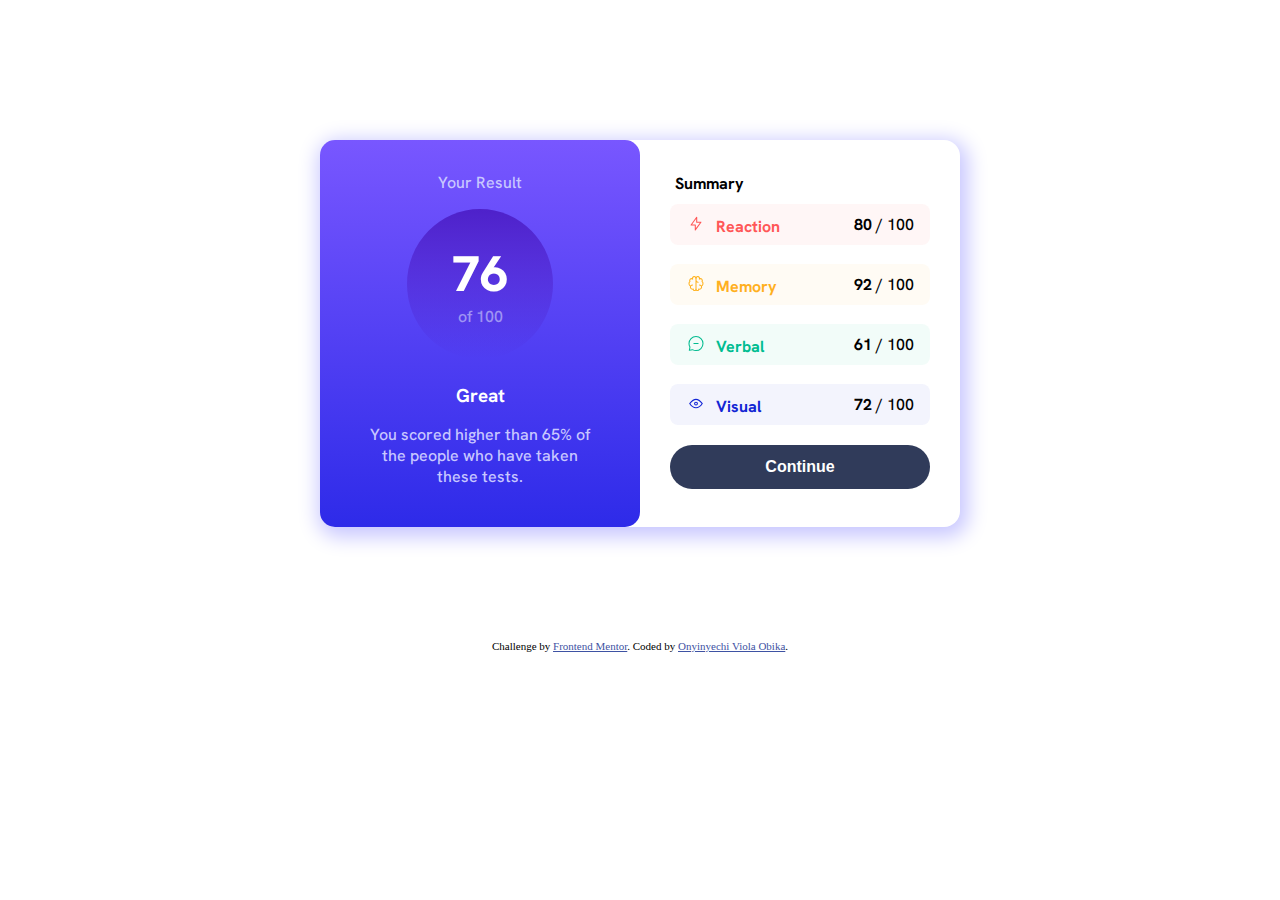
<file: index.html>
<!DOCTYPE html>
<html lang="en">
  <head>
    <meta charset="UTF-8">
    <meta name="viewport" content="width=device-width, initial-scale=1.0"> <!-- displays site properly based on user's device -->

    <link rel="icon" type="image/png" sizes="32x32" href="./assets/images/favicon-32x32.png">

    <link rel="preconnect" href="https://fonts.googleapis.com">
    <link rel="preconnect" href="https://fonts.gstatic.com" crossorigin>
    <link href="https://fonts.googleapis.com/css2?family=Hanken+Grotesk:wght@500;700;800&display=swap" rel="stylesheet">

    <link rel="stylesheet" href="css/styles.css">
    
    <title>Frontend Mentor | Results summary component</title>
  </head>
  <body>
    <div role="heading" aria-level="1" class="container">
      <header>

        <h1 class="p lavender">Your Result</h1>

        <section class="top white">
          <h2>76</h2>
          <p class="pale-blue">of 100</p>
        </section>

        <section>
          <h3 class="white">Great</h3>
          <p class="lavender">You scored higher than 65% of the people who have taken these tests.</p> 
        </section>
      </header>
      
      <main>
        <p class="bold">Summary</p> 
        <section class="reaction">
          <h4><svg xmlns="http://www.w3.org/2000/svg" width="20" height="20" fill="none" viewBox="0 0 20 20"><path stroke="#F55" stroke-linecap="round" stroke-linejoin="round" stroke-width="1.25" d="M10.833 8.333V2.5l-6.666 9.167h5V17.5l6.666-9.167h-5Z"/></svg>Reaction</h4>
          <p><span class="bold">80</span> / 100</p> 
        </section>

        <section class="memory">
          <h4><svg xmlns="http://www.w3.org/2000/svg" width="20" height="20" fill="none" viewBox="0 0 20 20"><path stroke="#FFB21E" stroke-linecap="round" stroke-linejoin="round" stroke-width="1.25" d="M5.833 11.667a2.5 2.5 0 1 0 .834 4.858"/><path stroke="#FFB21E" stroke-linecap="round" stroke-linejoin="round" stroke-width="1.25" d="M3.553 13.004a3.333 3.333 0 0 1-.728-5.53m.025-.067a2.083 2.083 0 0 1 2.983-2.824m.199.054A2.083 2.083 0 1 1 10 3.75v12.917a1.667 1.667 0 0 1-3.333 0M10 5.833a2.5 2.5 0 0 0 2.5 2.5m1.667 3.334a2.5 2.5 0 1 1-.834 4.858"/><path stroke="#FFB21E" stroke-linecap="round" stroke-linejoin="round" stroke-width="1.25" d="M16.447 13.004a3.334 3.334 0 0 0 .728-5.53m-.025-.067a2.083 2.083 0 0 0-2.983-2.824M10 3.75a2.085 2.085 0 0 1 2.538-2.033 2.084 2.084 0 0 1 1.43 2.92m-.635 12.03a1.667 1.667 0 0 1-3.333 0"/></svg>Memory</h4>
          <p><span class="bold">92</span> / 100</p>
        </section>

        <section class="verbal">
          <h4><svg xmlns="http://www.w3.org/2000/svg" width="20" height="20" fill="none" viewBox="0 0 20 20"><path stroke="#00BB8F" stroke-linecap="round" stroke-linejoin="round" stroke-width="1.25" d="M7.5 10h5M10 18.333A8.333 8.333 0 1 0 1.667 10c0 1.518.406 2.942 1.115 4.167l-.699 3.75 3.75-.699A8.295 8.295 0 0 0 10 18.333Z"/></svg>Verbal</h4>
          <p><span class="bold">61</span> / 100</p> 
        </section>

        <section class="visual">
          <h4><svg xmlns="http://www.w3.org/2000/svg" width="20" height="20" fill="none" viewBox="0 0 20 20"><path stroke="#1125D6" stroke-linecap="round" stroke-linejoin="round" stroke-width="1.25" d="M10 11.667a1.667 1.667 0 1 0 0-3.334 1.667 1.667 0 0 0 0 3.334Z"/><path stroke="#1125D6" stroke-linecap="round" stroke-linejoin="round" stroke-width="1.25" d="M17.5 10c-1.574 2.492-4.402 5-7.5 5s-5.926-2.508-7.5-5C4.416 7.632 6.66 5 10 5s5.584 2.632 7.5 5Z"/></svg>Visual</h4>
          <p><span class="bold">72</span> / 100</p> 
        </section>

        <button type="button" class="continue white bold">Continue</button> 
      </main>
    </div>
    
    <footer class="attribution">
      <span>Challenge by <a href="https://www.frontendmentor.io?ref=challenge" target="_blank">Frontend Mentor</a>. 
      Coded by <a href="https://www.twitter.com/obika_viola" target="_blank">Onyinyechi Viola Obika</a>.</span>
    </footer>
  </body>
</html>
</file>
<file: css/styles.css>
*{
    margin: 0px;
    padding: 0px;
    box-sizing: border-box;
}

body{
    min-height: 100vh;
    padding-bottom: 2rem;
}


.container{
    max-width: 330px;
    margin: 0px auto;
    margin-top: 2rem;
    display: grid;
    row-gap: 0.5rem;
    box-shadow: 3px 5px 20px 5px hsl(241, 100%, 89%);
    border-radius: 1rem;
    margin-bottom: 70px;
    font-family: 'Hanken Grotesk', sans-serif;
}

p, h1 {
    font-size: 16px;
    font-weight: 500;
}

button{
    font-size: 16px;
    font-weight: 500;
    cursor: pointer;
    text-align: center;
    margin: 10px;
    border-radius: 20rem;
    border: 0;
    padding: 0.8rem;
    background-color: hsl(224, 30%, 27%);
}

button:hover{
    background-image: linear-gradient(hsl(252, 100%, 67%), hsl(241, 81%, 54%));
}

header{
    display: flex;
    flex-direction: column;
    text-align: center;
    padding: 1rem 0.3rem;
    align-items: center;
    border-radius: 0px 0px 30px 30px;
    background-image: linear-gradient(hsl(252, 100%, 67%), hsl(241, 81%, 54%));
}

header>section>h3{
    padding-bottom: 1rem; 
    font-weight: 700;  
}

.bold{
    font-weight: 700;
}

.top{
    background-image: linear-gradient(hsla(256, 72%, 46%, 1), hsla(241, 72%, 46%, 0));
    padding: 2rem 2.8rem;
    border-radius: 50%;
    margin: 1rem 1rem;
}

.top>h2{
    /* padding-bottom: 0.5rem; */
    font-weight: 800;
    font-size: 50px;
}

main{
    justify-content: center;
    display: flex;
    flex-direction: column;
    margin: 20px;
    padding-top: 5px;
    background-color: hsl(0, 0%, 100%);
}

main>p{
    margin-left: 15px;
}

main>section{
    display: flex;
    flex-direction: row;
    justify-content: space-between;
    margin: 0.6rem;
    align-items: center;
}

svg{
    margin-right: 10px;
    padding-top: 0.2rem;
    justify-items: center;
}

section{
    border-radius: 0.5rem;
    padding: 0.5rem 1rem;
}

.reaction{
    background-color: hsl(0, 100%, 67%, 0.05);
}

.memory{
    background-color: hsl(39, 100%, 56%, 0.05);
}

.verbal{
    background-color: hsl(166, 100%, 37%, 0.05);
}

.visual{
    background-color: hsl(234, 85%, 45%, 0.05);
}

.reaction>h4{
    color: hsl(0, 100%, 67%);
}

.memory>h4{
    color: hsl(39, 100%, 56%);
}

.verbal>h4{
    color: hsl(166, 100%, 37%);
}

.visual>h4{
    color: hsl(234, 85%, 45%);
}

.white{
    color: hsl(0, 0%, 100%);;
}

.lavender{
    color: hsl(241, 100%, 89%);
}

.pale-blue{
    color: hsl(221, 100%, 96%, 0.5);
}

.attribution{ 
    font-size: 11px; 
    text-align: center;
}
.attribution a{ 
    color: hsl(228, 45%, 44%); 
}

@media (min-width:1023px){

    body{
        min-height: 100vh;
        display: grid;
        column-gap: 0px;
    }

    .container{
        display: grid;
        grid-template-columns: repeat(2, 1fr);
        max-width: 40rem;
        border-radius: 1rem;
        max-height: 25.4rem;
        align-self: center;
        margin-bottom: 0px;
    }

    header{
        border-radius: 15px;
        padding: 2rem;
    }

    main{
        border-radius: 15px;
    }

    .attribution{
        margin-top: 5px;
    }
}
</file>
